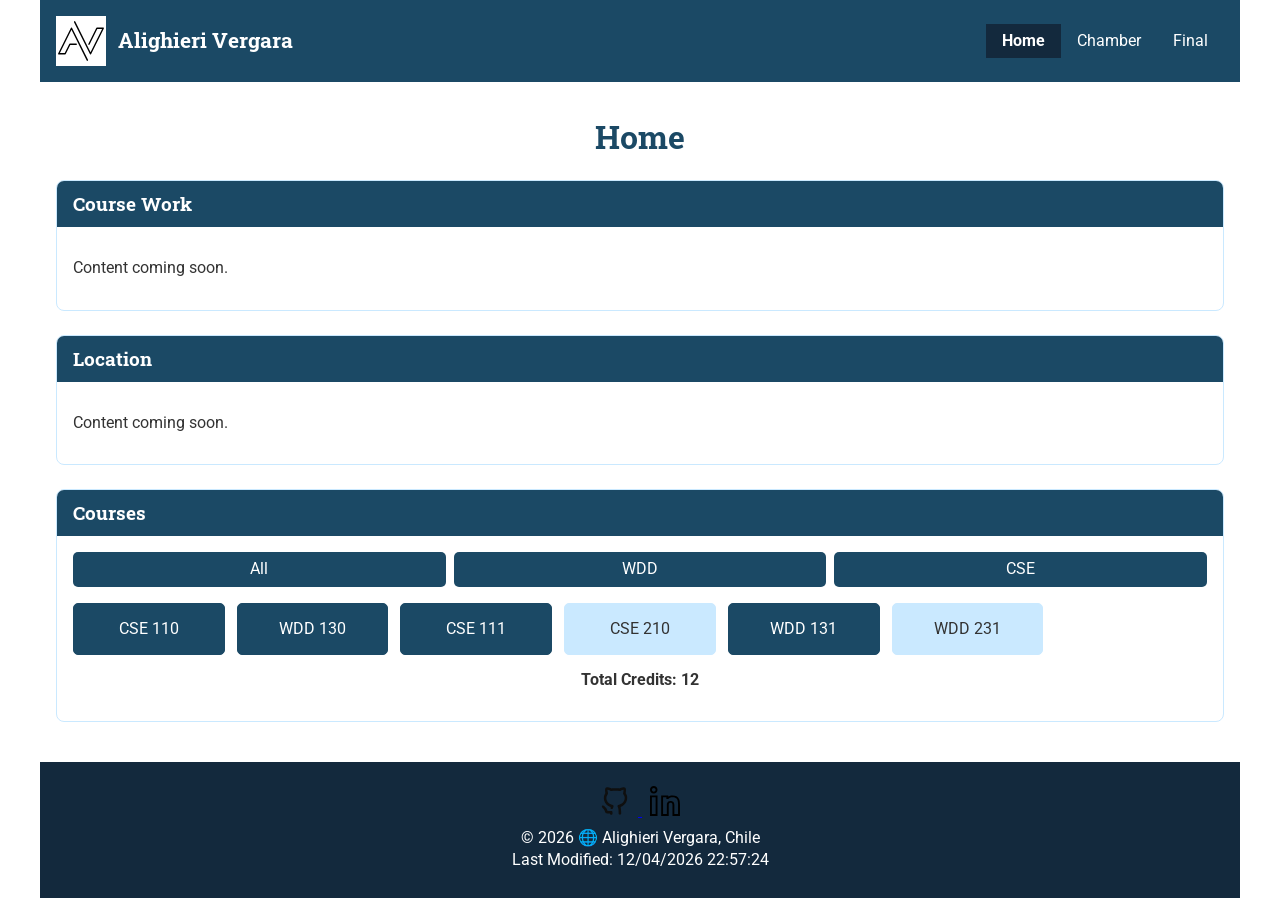
<file: index.html>
<!DOCTYPE html>
<html lang="en">
<head>
    <meta charset="UTF-8">
    <meta name="viewport" content="width=device-width, initial-scale=1.0">
    <title>WDD 231 | Alighieri Vergara</title>
    <meta name="author" content="Alighieri Vergara">
    <meta name="description" content="Home page for the WDD 231 Web Frontend Development course.">

    <meta property="og:title" content="WDD 231 | Alighieri Vergara">
    <meta property="og:description" content="Home page for the WDD 231 Web Frontend Development course by Alighieri Vergara.">
    <meta property="og:image" content="https://alighieri07.github.io/wdd231/images/logo.svg">
    <meta property="og:url" content="https://alighieri07.github.io/wdd231/">

    <link rel="icon" href="images/favicon.ico">
    <link rel="preconnect" href="https://fonts.googleapis.com">
    <link rel="preconnect" href="https://fonts.gstatic.com" crossorigin>
    <link rel="stylesheet" href="https://fonts.googleapis.com/css2?family=Roboto:wght@400;700&family=Roboto+Slab:wght@600;700&display=swap">

    <link rel="stylesheet" href="styles/normalize.css">
    <link rel="stylesheet" href="styles/small.css">
    <link rel="stylesheet" href="styles/larger.css">

    <script src="scripts/navigation.js" defer></script>
    <script src="scripts/date.js" defer></script>
    <script src="scripts/course.js" defer></script>
</head>
<body>
    <header>
        <img src="images/logo.svg" alt="Site logo" class="logo">
        <span class="site-name">Alighieri Vergara</span>
        <button id="menu-button" aria-label="Open Menu"></button>

        <nav id="nav-menu">
            <ul>
                <li><a href="index.html" class="active">Home</a></li>
                <li><a href="chamber/directory.html">Chamber</a></li>
                <li><a href="#">Final</a></li>
            </ul>
        </nav>
    </header>

    <main>
        <h1>Home</h1>

        <section class="card">
            <h2>Course Work</h2>
            <div class="card-content">
                <p>Content coming soon.</p>
            </div>
        </section>

        <section class="card">
            <h2>Location</h2>
            <div class="card-content">
                <p>Content coming soon.</p>
            </div>
        </section>

        <section class="card courses">
            <h2>Courses</h2>
            <div class="card-content">
                <div class="filter-buttons">
                    <button id="all-courses">All</button>
                    <button id="wdd-courses">WDD</button>
                    <button id="cse-courses">CSE</button>
                </div>
                <div id="course-cards" class="course-cards"></div>
                <p class="credits-total">Total Credits: <span id="credits"></span></p>
            </div>
        </section>
    </main>

    <footer>
        <div class="social">
            <a href="https://github.com/alighieri07" target="_blank" aria-label="GitHub">
                <img src="images/github.svg" alt="GitHub">
            </a>
            <a href="https://www.linkedin.com/in/alighieri-vergara-carrasco-78b4361a1" target="_blank" aria-label="LinkedIn">
                <img src="images/linkedin.svg" alt="LinkedIn">
            </a>
        </div>
        <p>&copy; <span id="current-year"></span> 🌐 Alighieri Vergara, Chile</p>
        <p id="lastModified"></p>
    </footer>
</body>
</html>
</file>
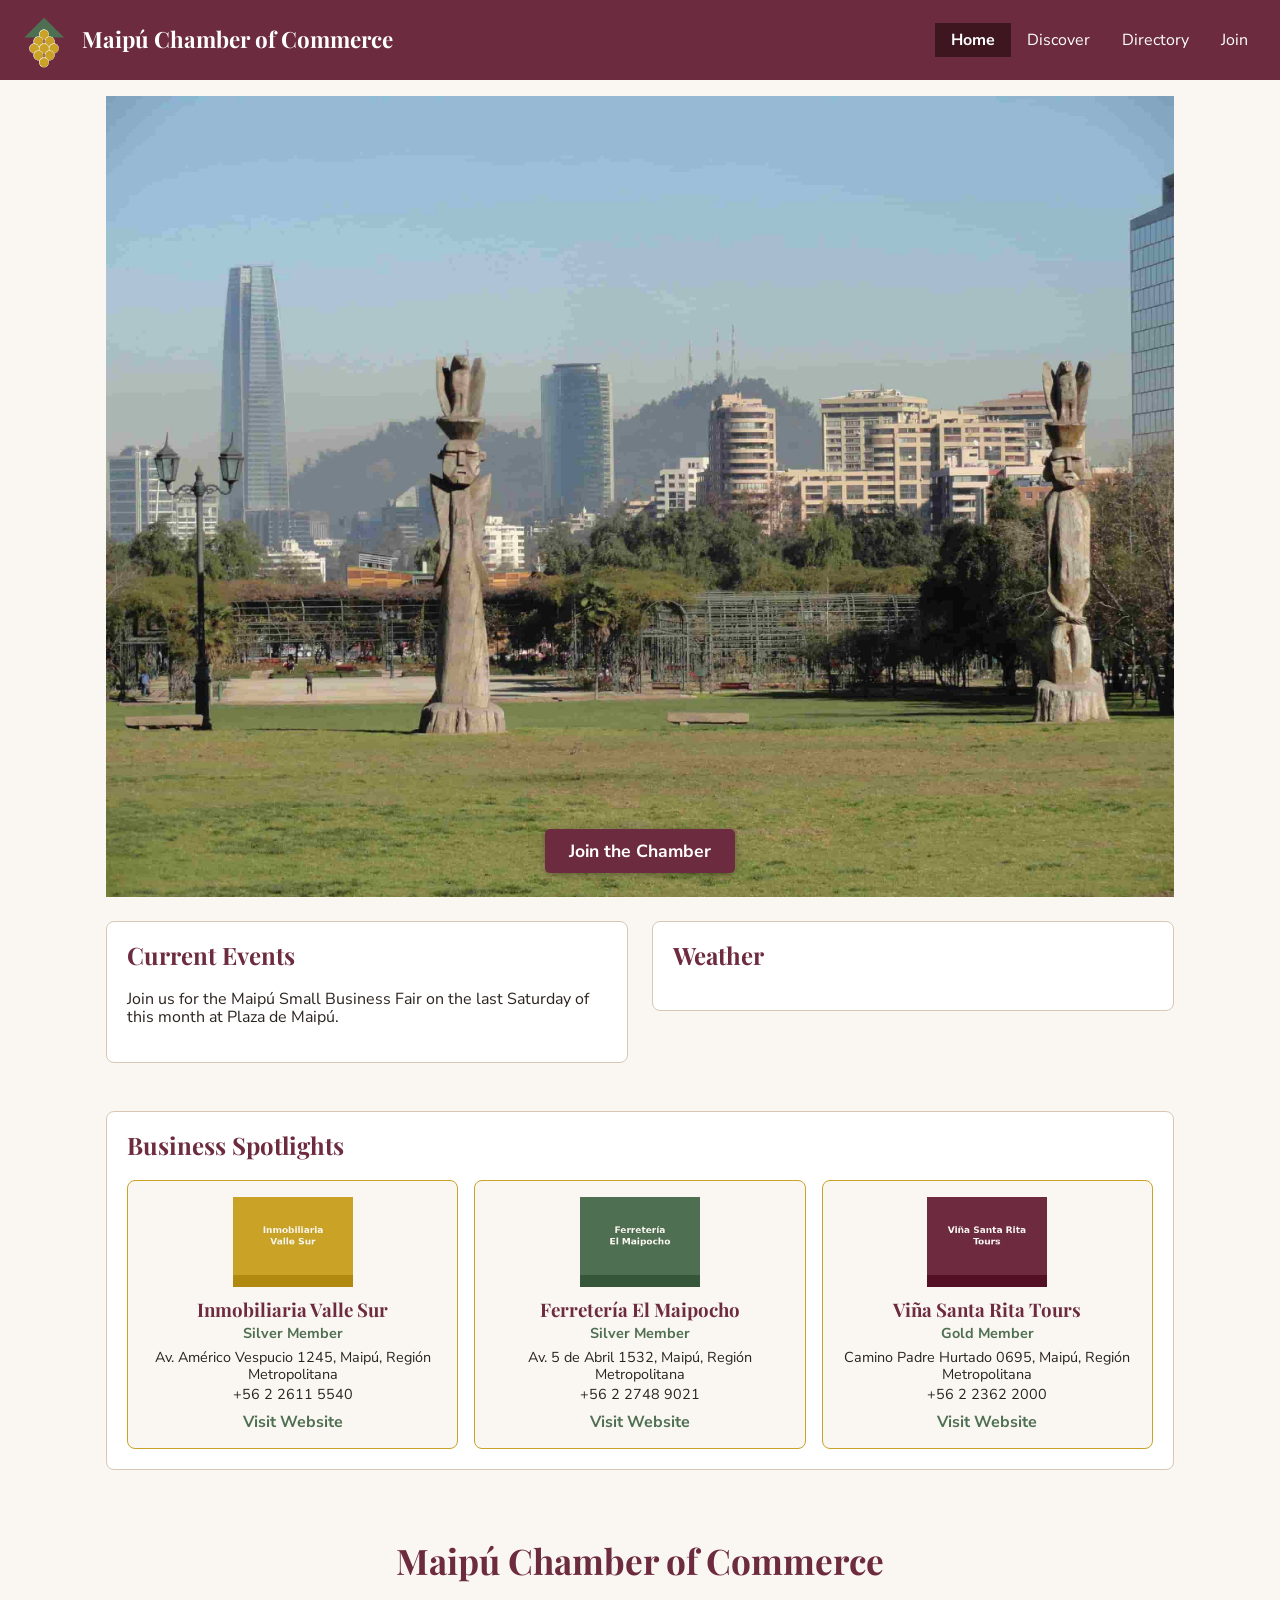
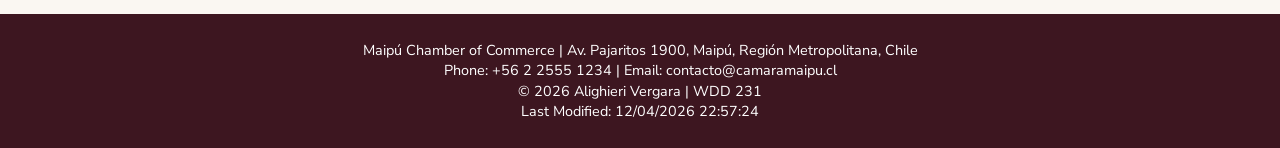
<file: chamber/index.html>
<!DOCTYPE html>
<html lang="en">
<head>
    <meta charset="UTF-8">
    <meta name="viewport" content="width=device-width, initial-scale=1.0">
    <title>Home | Maipú Chamber of Commerce</title>
    <meta name="author" content="Alighieri Vergara">
    <meta name="description" content="Home page of the Maipú Chamber of Commerce: local business events, weather, and member spotlights.">
    <link rel="icon" href="images/favicon.ico">

    <meta property="og:title" content="Home | Maipú Chamber of Commerce">
    <meta property="og:description" content="Home page of the Maipú Chamber of Commerce: local business events, weather, and member spotlights.">
    <meta property="og:image" content="https://alighieri07.github.io/wdd231/chamber/images/chamber-preview.webp">
    <meta property="og:url" content="https://alighieri07.github.io/wdd231/chamber/index.html">
   
    <link rel="preconnect" href="https://fonts.googleapis.com">
    <link rel="preconnect" href="https://fonts.gstatic.com" crossorigin>
    <link rel="stylesheet" href="https://fonts.googleapis.com/css2?family=Nunito+Sans:wght@400;700&family=Playfair+Display:wght@600;700&display=swap">

    <link rel="stylesheet" href="styles/normalize.css">
    <link rel="stylesheet" href="styles/small.css">
    <link rel="stylesheet" href="styles/larger.css">

    <script src="scripts/navigation.js" defer></script>
    <script src="scripts/footer.js" defer></script>
    <script src="scripts/weather.js" defer></script>
    <script src="scripts/spotlights.js" defer></script>

</head>
<body>
    <header>
        <img src="images/logo.png" alt="Maipú Chamber of Commerce logo" class="logo">
        <span class="site-name">Maipú Chamber of Commerce</span>
        <button id="menu-button" aria-label="Open Menu"></button>

        <nav id="nav-menu">
            <ul>
               <li><a href="index.html" class="active">Home</a></li>
                <li><a href="discover.html">Discover</a></li>
                <li><a href="directory.html">Directory</a></li>
                <li><a href="join.html">Join</a></li>
            </ul>
        </nav>
    </header>

    <main>
        <h1>Maipú Chamber of Commerce</h1>
        <section class="hero">
            <img src="images/hero-maipu.jpg" alt="View of Maipú, Chile" class="hero-image" width="1600" height="600">
            <a href="join.html" class="cta-button">Join the Chamber</a>
        </section>
        <section class="events">
            <h2>Current Events</h2>
            <p>Join us for the Maipú Small Business Fair on the last Saturday of this month at Plaza de Maipú.</p>
        </section>
        <section class="weather">
            <h2>Weather</h2>
            <div id="current-weather"></div>
            <div id="forecast"></div>
        </section>
        <section class="spotlights">
            <h2>Business Spotlights</h2>
            <div id="spotlight-container"></div>
        </section>


    </main>

    <footer>
        <p>Maipú Chamber of Commerce | Av. Pajaritos 1900, Maipú, Región Metropolitana, Chile</p>
        <p>Phone: +56 2 2555 1234 | Email: contacto@camaramaipu.cl</p>
        <p>&copy; <span id="current-year"></span> Alighieri Vergara | WDD 231</p>
        <p id="last-modified"></p>
    </footer>
</body>
</html>
</file>
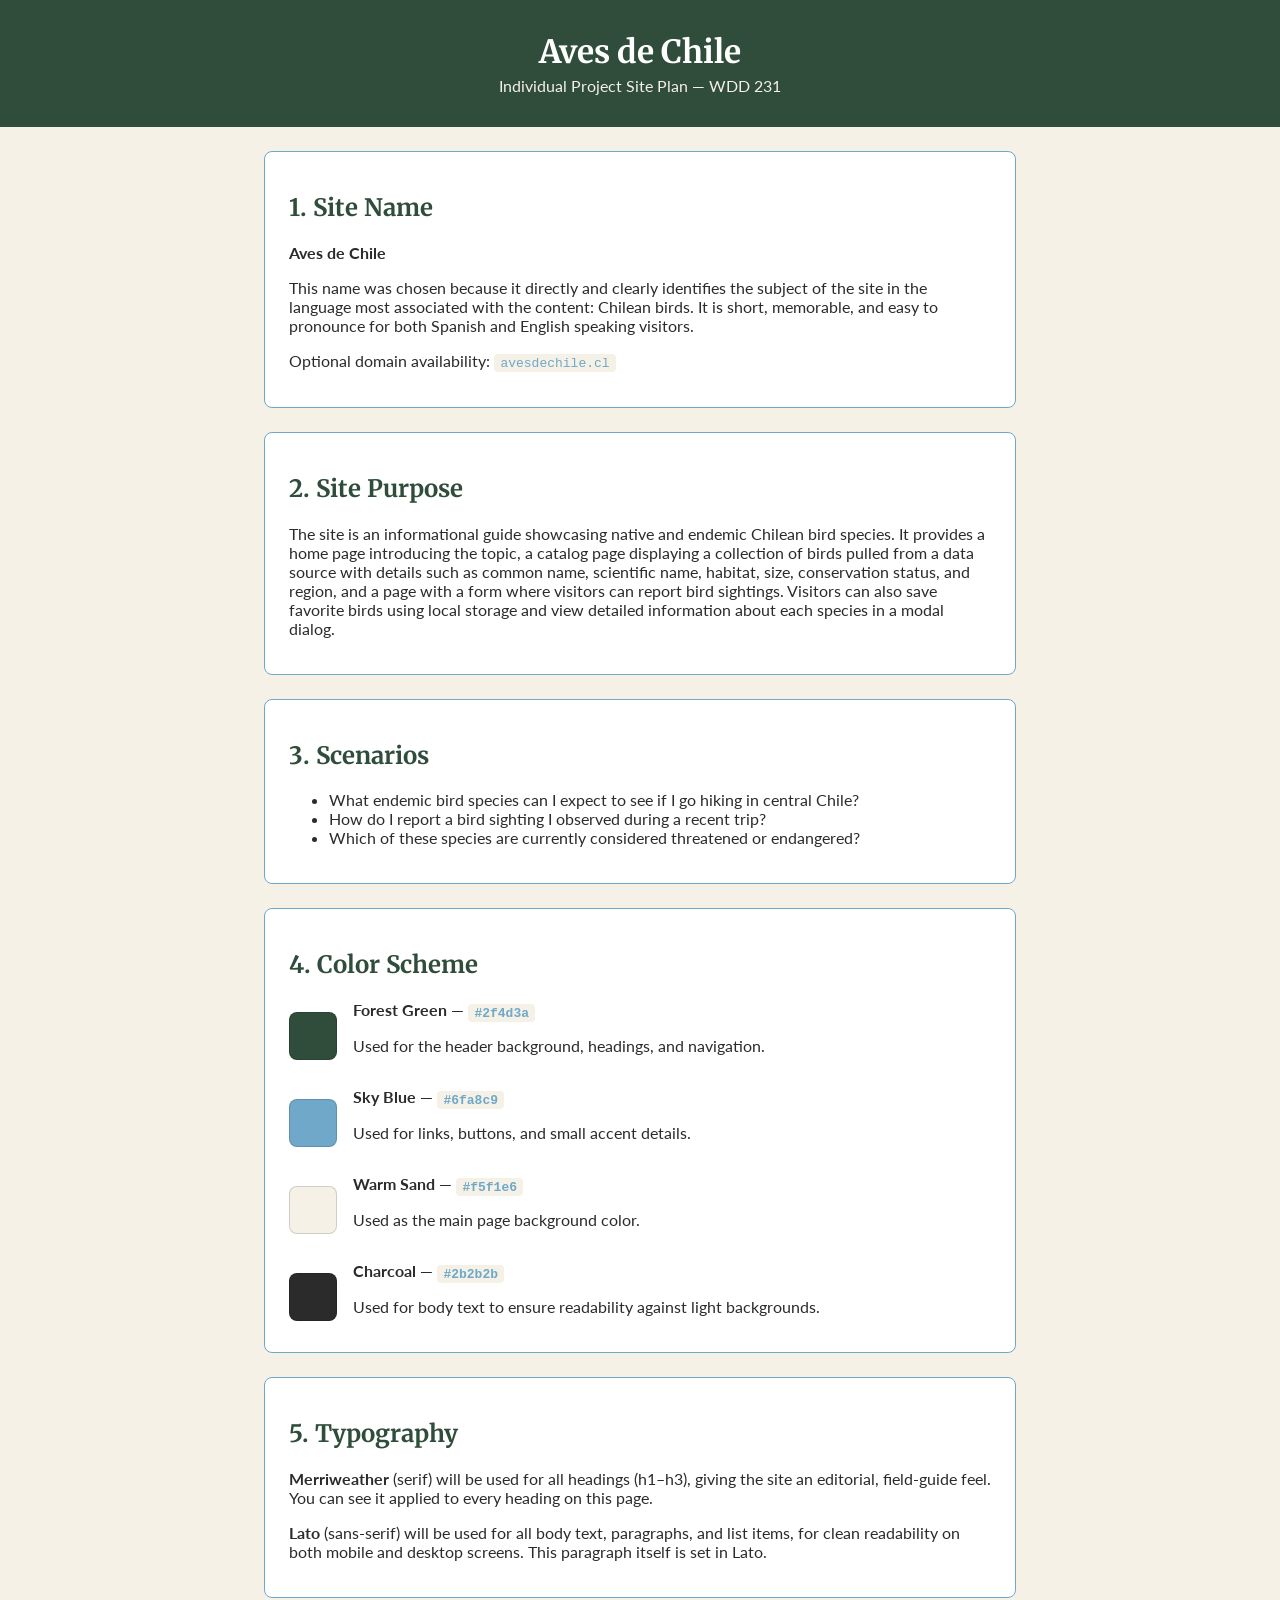
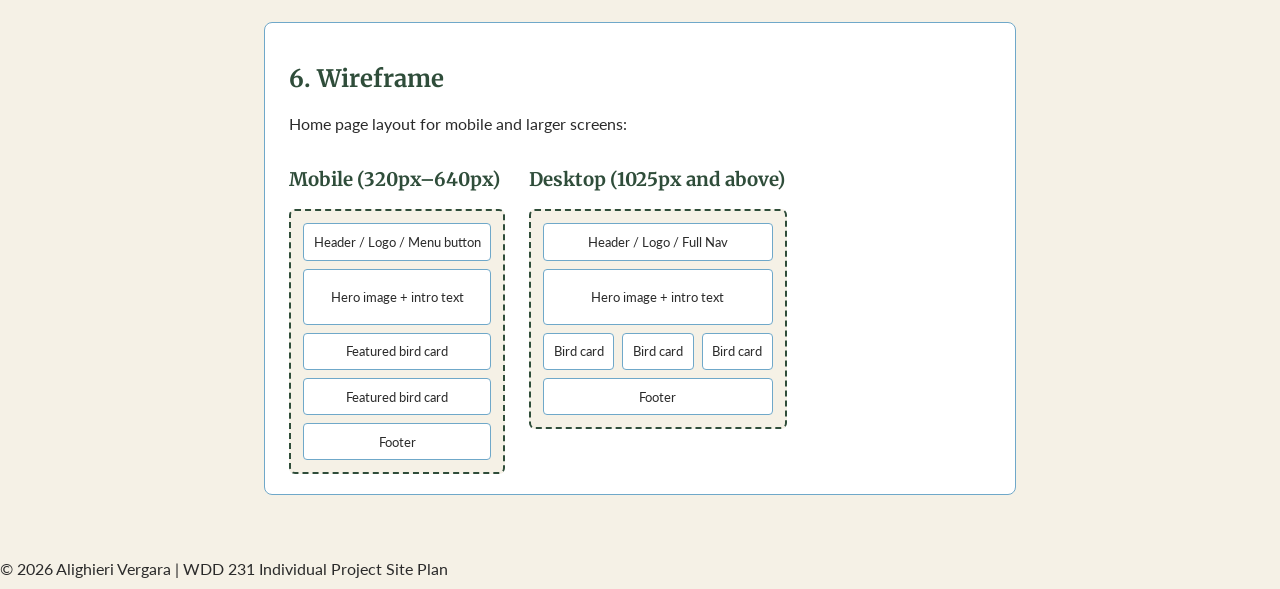
<file: aves/siteplan.html>
<!DOCTYPE html>
<html lang="en">
<head>
    <meta charset="UTF-8">
    <meta name="viewport" content="width=device-width, initial-scale=1.0">
    <title>Site Plan | Aves de Chile</title>
    <meta name="author" content="Alighieri Vergara">
    <meta name="description" content="Individual project site plan for Aves de Chile, an informational guide to the native and endemic birds of Chile.">

    <link rel="preconnect" href="https://fonts.googleapis.com">
    <link rel="preconnect" href="https://fonts.gstatic.com" crossorigin>
    <link rel="stylesheet" href="https://fonts.googleapis.com/css2?family=Lato:wght@400;700&family=Merriweather:wght@700;900&display=swap">

    <link rel="stylesheet" href="styles/siteplan.css">
</head>
<body>
    <header>
        <h1>Aves de Chile</h1>
        <p class="tagline">Individual Project Site Plan &mdash; WDD 231</p>
    </header>

    <main>
        <section id="site-name">
            <h2>1. Site Name</h2>
            <p><strong>Aves de Chile</strong></p>
            <p>This name was chosen because it directly and clearly identifies the subject of the
                site in the language most associated with the content: Chilean birds. It is short,
                memorable, and easy to pronounce for both Spanish and English speaking visitors.</p>
            <p class="domain">Optional domain availability: <code>avesdechile.cl</code></p>
        </section>

        <section id="site-purpose">
            <h2>2. Site Purpose</h2>
            <p>The site is an informational guide showcasing native and endemic Chilean bird
                species. It provides a home page introducing the topic, a catalog page displaying
                a collection of birds pulled from a data source with details such as common name,
                scientific name, habitat, size, conservation status, and region, and a page with a
                form where visitors can report bird sightings. Visitors can also save favorite
                birds using local storage and view detailed information about each species in a
                modal dialog.</p>
        </section>

        <section id="scenarios">
            <h2>3. Scenarios</h2>
            <ul>
                <li>What endemic bird species can I expect to see if I go hiking in central Chile?</li>
                <li>How do I report a bird sighting I observed during a recent trip?</li>
                <li>Which of these species are currently considered threatened or endangered?</li>
            </ul>
        </section>

        <section id="color-scheme">
            <h2>4. Color Scheme</h2>
            <div class="color-list">
                <div class="color-item">
                    <span class="swatch swatch-forest"></span>
                    <div>
                        <p class="color-name">Forest Green &mdash; <code>#2f4d3a</code></p>
                        <p>Used for the header background, headings, and navigation.</p>
                    </div>
                </div>
                <div class="color-item">
                    <span class="swatch swatch-sky"></span>
                    <div>
                        <p class="color-name">Sky Blue &mdash; <code>#6fa8c9</code></p>
                        <p>Used for links, buttons, and small accent details.</p>
                    </div>
                </div>
                <div class="color-item">
                    <span class="swatch swatch-sand"></span>
                    <div>
                        <p class="color-name">Warm Sand &mdash; <code>#f5f1e6</code></p>
                        <p>Used as the main page background color.</p>
                    </div>
                </div>
                <div class="color-item">
                    <span class="swatch swatch-charcoal"></span>
                    <div>
                        <p class="color-name">Charcoal &mdash; <code>#2b2b2b</code></p>
                        <p>Used for body text to ensure readability against light backgrounds.</p>
                    </div>
                </div>
            </div>
        </section>

        <section id="typography">
            <h2>5. Typography</h2>
            <p><strong>Merriweather</strong> (serif) will be used for all headings (h1&ndash;h3),
                giving the site an editorial, field-guide feel. You can see it applied to every
                heading on this page.</p>
            <p><strong>Lato</strong> (sans-serif) will be used for all body text, paragraphs, and
                list items, for clean readability on both mobile and desktop screens. This
                paragraph itself is set in Lato.</p>
        </section>

        <section id="wireframe">
            <h2>6. Wireframe</h2>
            <p>Home page layout for mobile and larger screens:</p>

            <div class="wireframes">
                <div class="wireframe-block">
                    <h3>Mobile (320px&ndash;640px)</h3>
                    <div class="frame frame-mobile">
                        <div class="wf-header">Header / Logo / Menu button</div>
                        <div class="wf-hero">Hero image + intro text</div>
                        <div class="wf-card">Featured bird card</div>
                        <div class="wf-card">Featured bird card</div>
                        <div class="wf-footer">Footer</div>
                    </div>
                </div>

                <div class="wireframe-block">
                    <h3>Desktop (1025px and above)</h3>
                    <div class="frame frame-desktop">
                        <div class="wf-header">Header / Logo / Full Nav</div>
                        <div class="wf-hero">Hero image + intro text</div>
                        <div class="wf-grid">
                            <div class="wf-card">Bird card</div>
                            <div class="wf-card">Bird card</div>
                            <div class="wf-card">Bird card</div>
                        </div>
                        <div class="wf-footer">Footer</div>
                    </div>
                </div>
            </div>
        </section>
    </main>

    <footer>
        <p>&copy; 2026 Alighieri Vergara | WDD 231 Individual Project Site Plan</p>
    </footer>
</body>
</html>
</file>
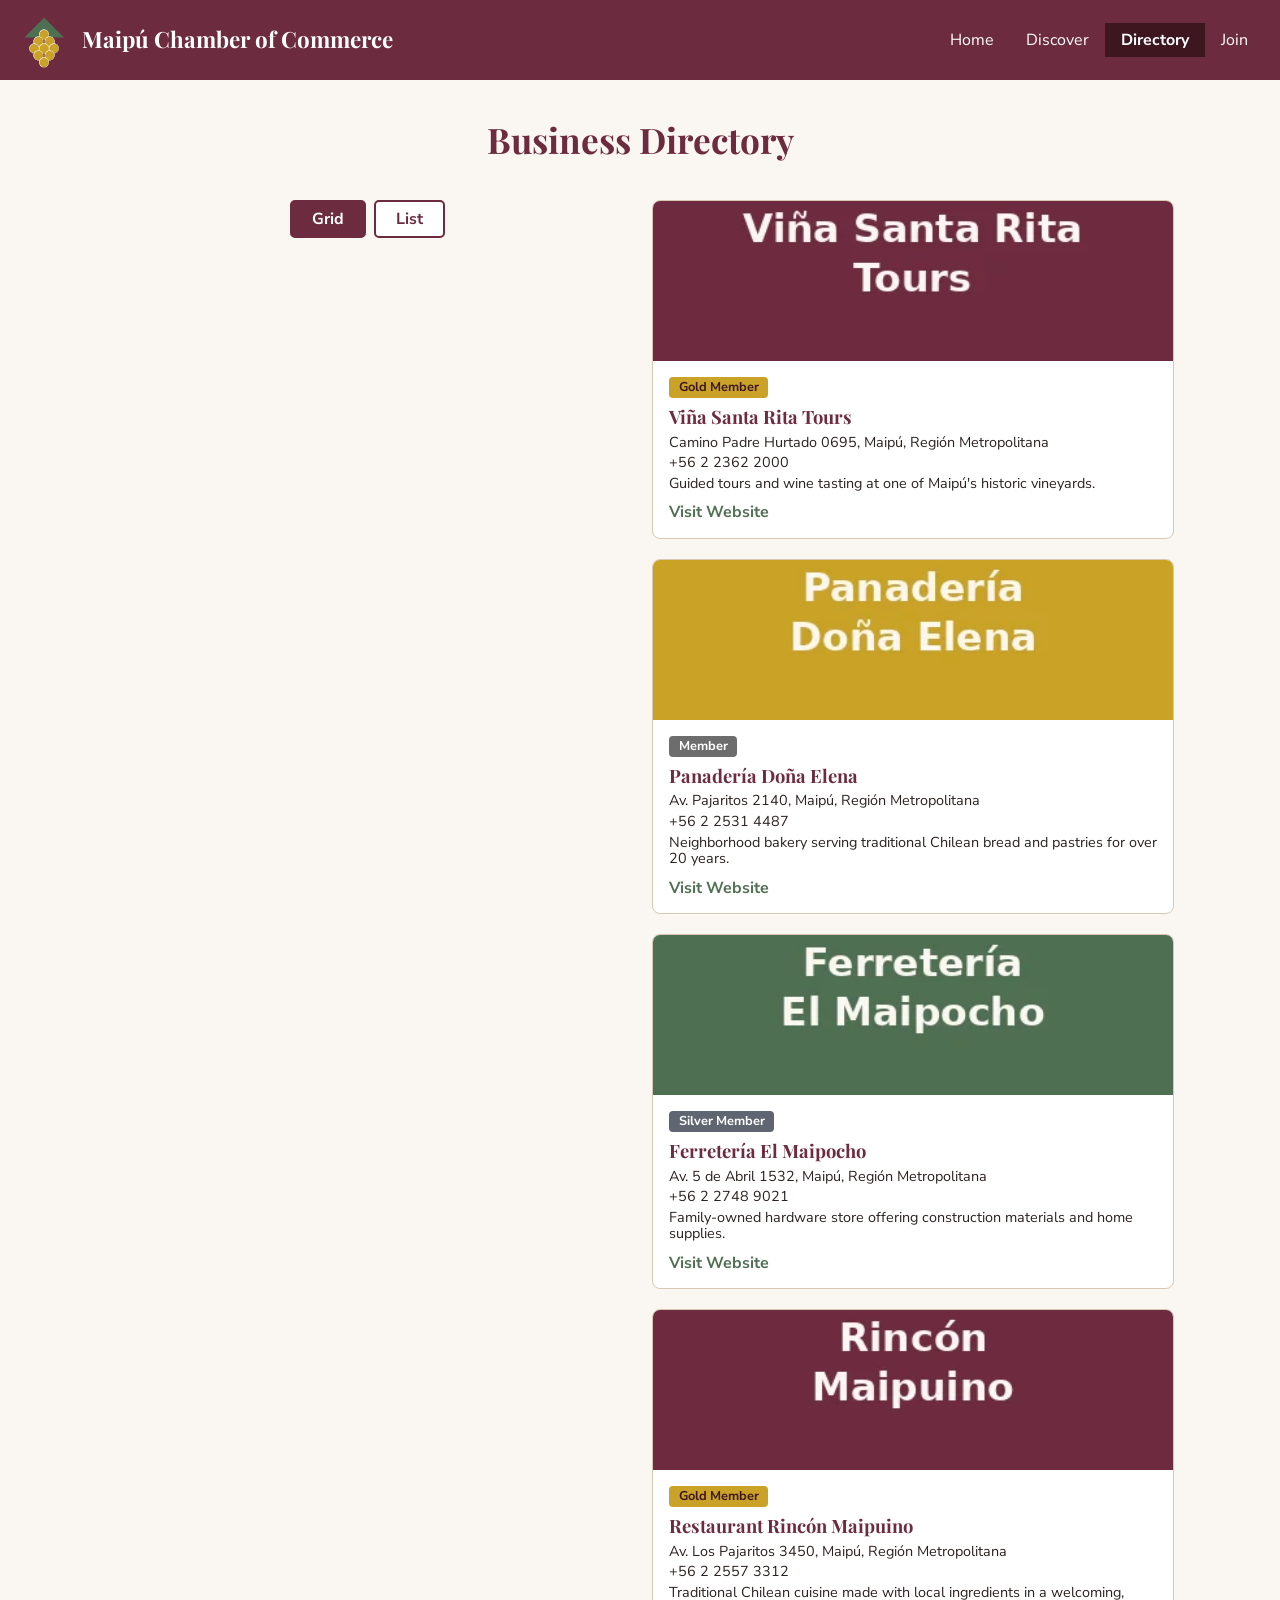
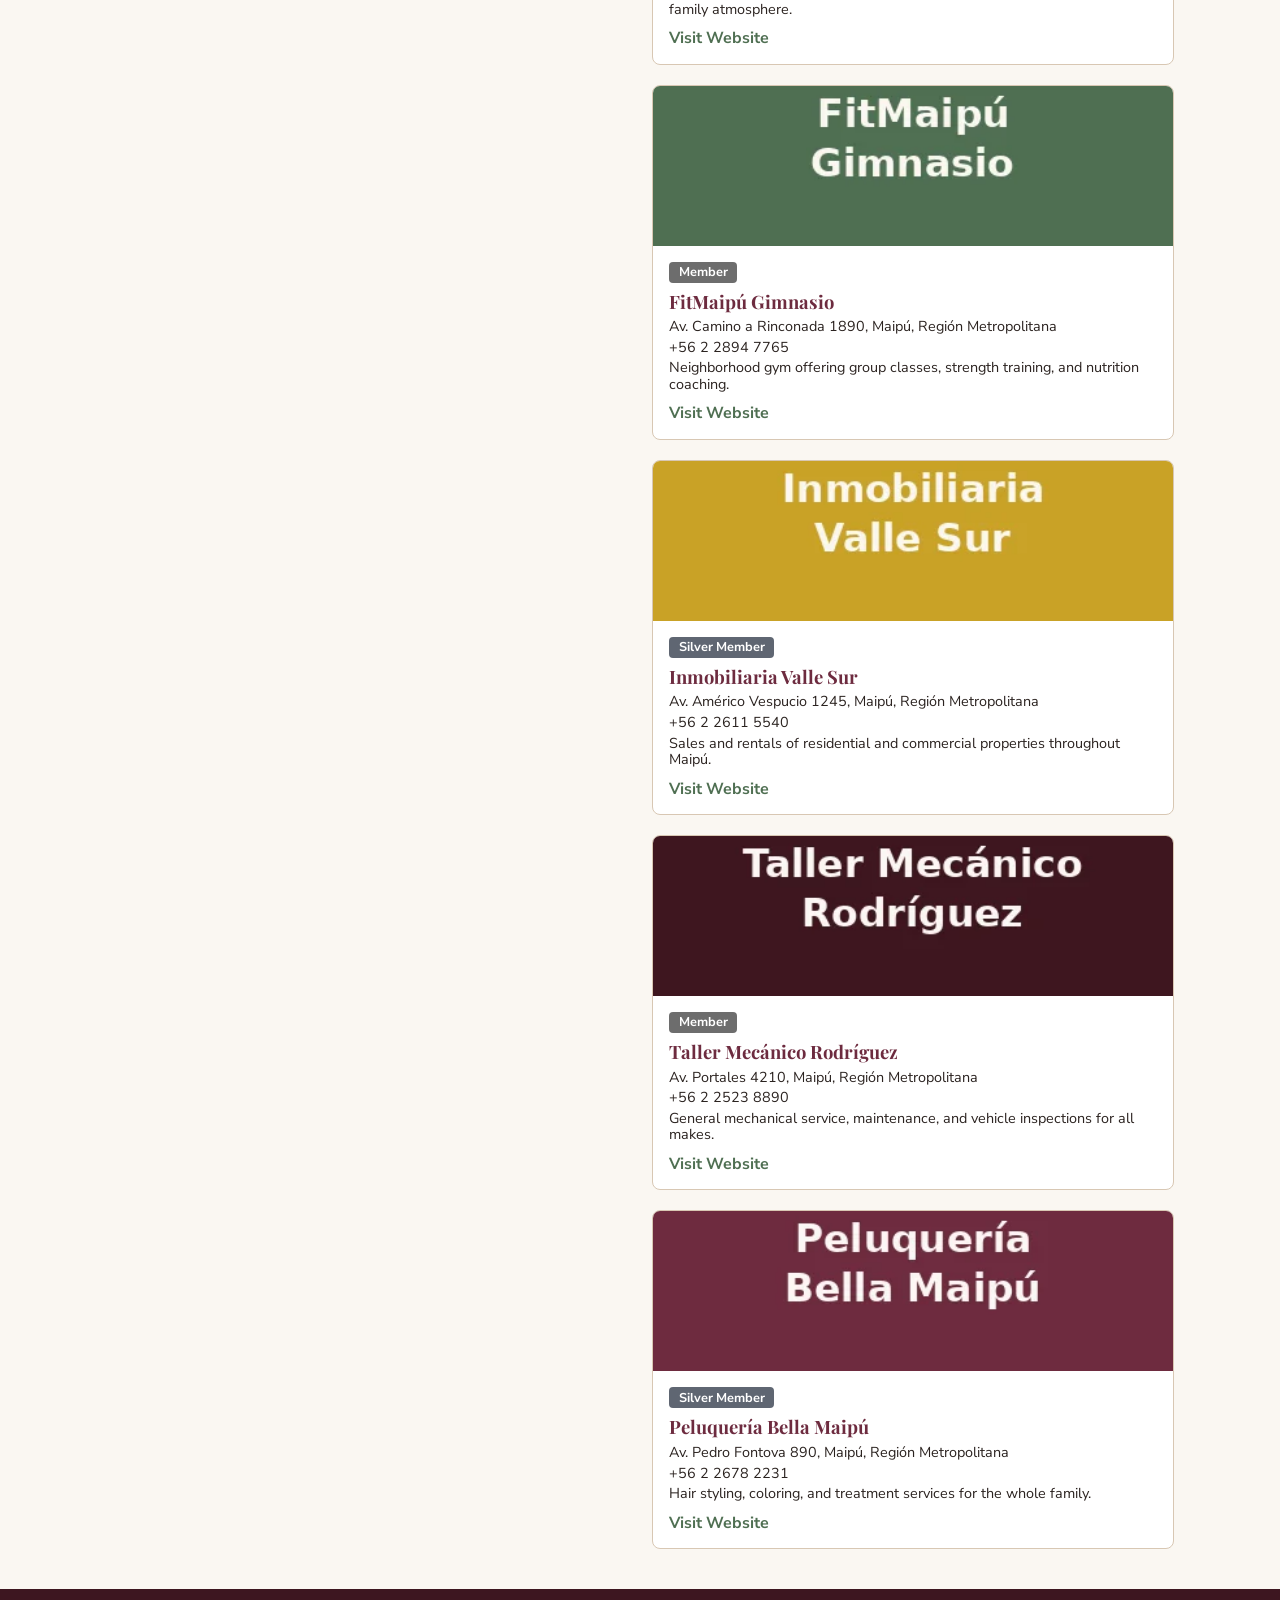
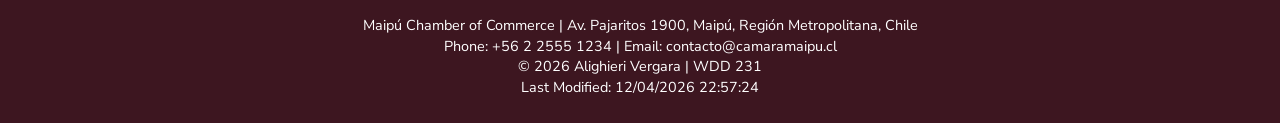
<file: chamber/directory.html>
<!DOCTYPE html>
<html lang="en">
<head>
    <meta charset="UTF-8">
    <meta name="viewport" content="width=device-width, initial-scale=1.0">
    <title>Chamber Directory | Maipú Chamber of Commerce</title>
    <meta name="author" content="Alighieri Vergara">
    <meta name="description" content="Business directory for the Maipú Chamber of Commerce, connecting local businesses and the community.">

    <link rel="icon" href="images/favicon.ico">

    <meta property="og:title" content="Chamber Directory | Maipú Chamber of Commerce">
    <meta property="og:description" content="Explore the member directory of the Maipú Chamber of Commerce and discover local businesses in our community.">
    <meta property="og:image" content="https://alighieri07.github.io/wdd231/chamber/images/chamber-preview.webp">
    <meta property="og:url" content="https://alighieri07.github.io/wdd231/chamber/directory.html">

    <link rel="preconnect" href="https://fonts.googleapis.com">
    <link rel="preconnect" href="https://fonts.gstatic.com" crossorigin>
    <link rel="stylesheet" href="https://fonts.googleapis.com/css2?family=Nunito+Sans:wght@400;700&family=Playfair+Display:wght@600;700&display=swap">

    <link rel="stylesheet" href="styles/normalize.css">
    <link rel="stylesheet" href="styles/small.css">
    <link rel="stylesheet" href="styles/larger.css">

    <script src="scripts/navigation.js" defer></script>
    <script src="scripts/footer.js" defer></script>
    <script src="scripts/directory.js" defer></script>

</head>
<body>
    <header>
        <img src="images/logo.png" alt="Maipú Chamber of Commerce logo" class="logo">
        <span class="site-name">Maipú Chamber of Commerce</span>
        <button id="menu-button" aria-label="Open Menu"></button>

        <nav id="nav-menu">
            <ul>
                <li><a href="index.html">Home</a></li>
                <li><a href="discover.html">Discover</a></li>
                <li><a href="directory.html" class="active">Directory</a></li>
                <li><a href="join.html">Join</a></li>
            </ul>
        </nav>
    </header>

    <main>
        <h1>Business Directory</h1>

        <div class="view-toggle">
            <button id="grid-view" class="selected" aria-label="Grid view">Grid</button>
            <button id="list-view" aria-label="List view">List</button>
        </div>

        <div id="member-list"></div>
    </main>

    <footer>
        <p>Maipú Chamber of Commerce | Av. Pajaritos 1900, Maipú, Región Metropolitana, Chile</p>
        <p>Phone: +56 2 2555 1234 | Email: contacto@camaramaipu.cl</p>
        <p>&copy; <span id="current-year"></span> Alighieri Vergara | WDD 231</p>
        <p id="last-modified"></p>
    </footer>
</body>
</html>
</file>
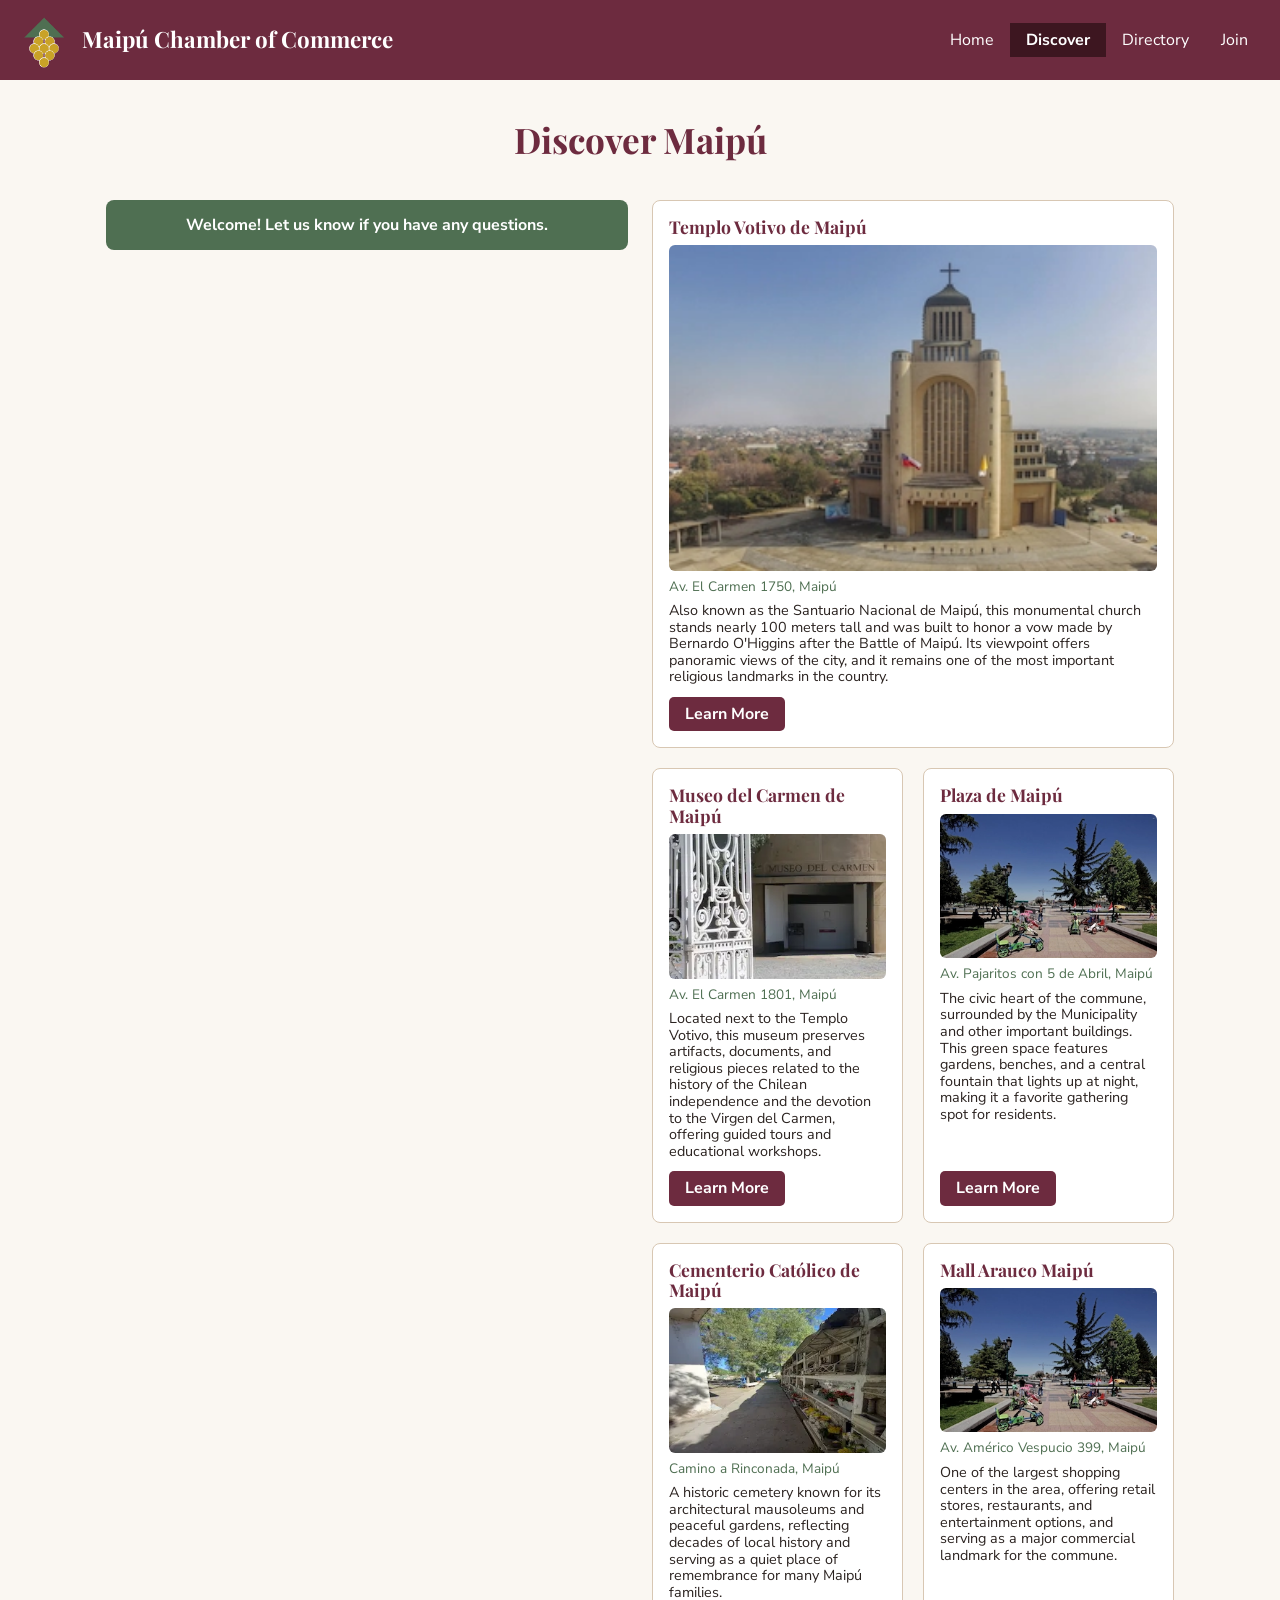
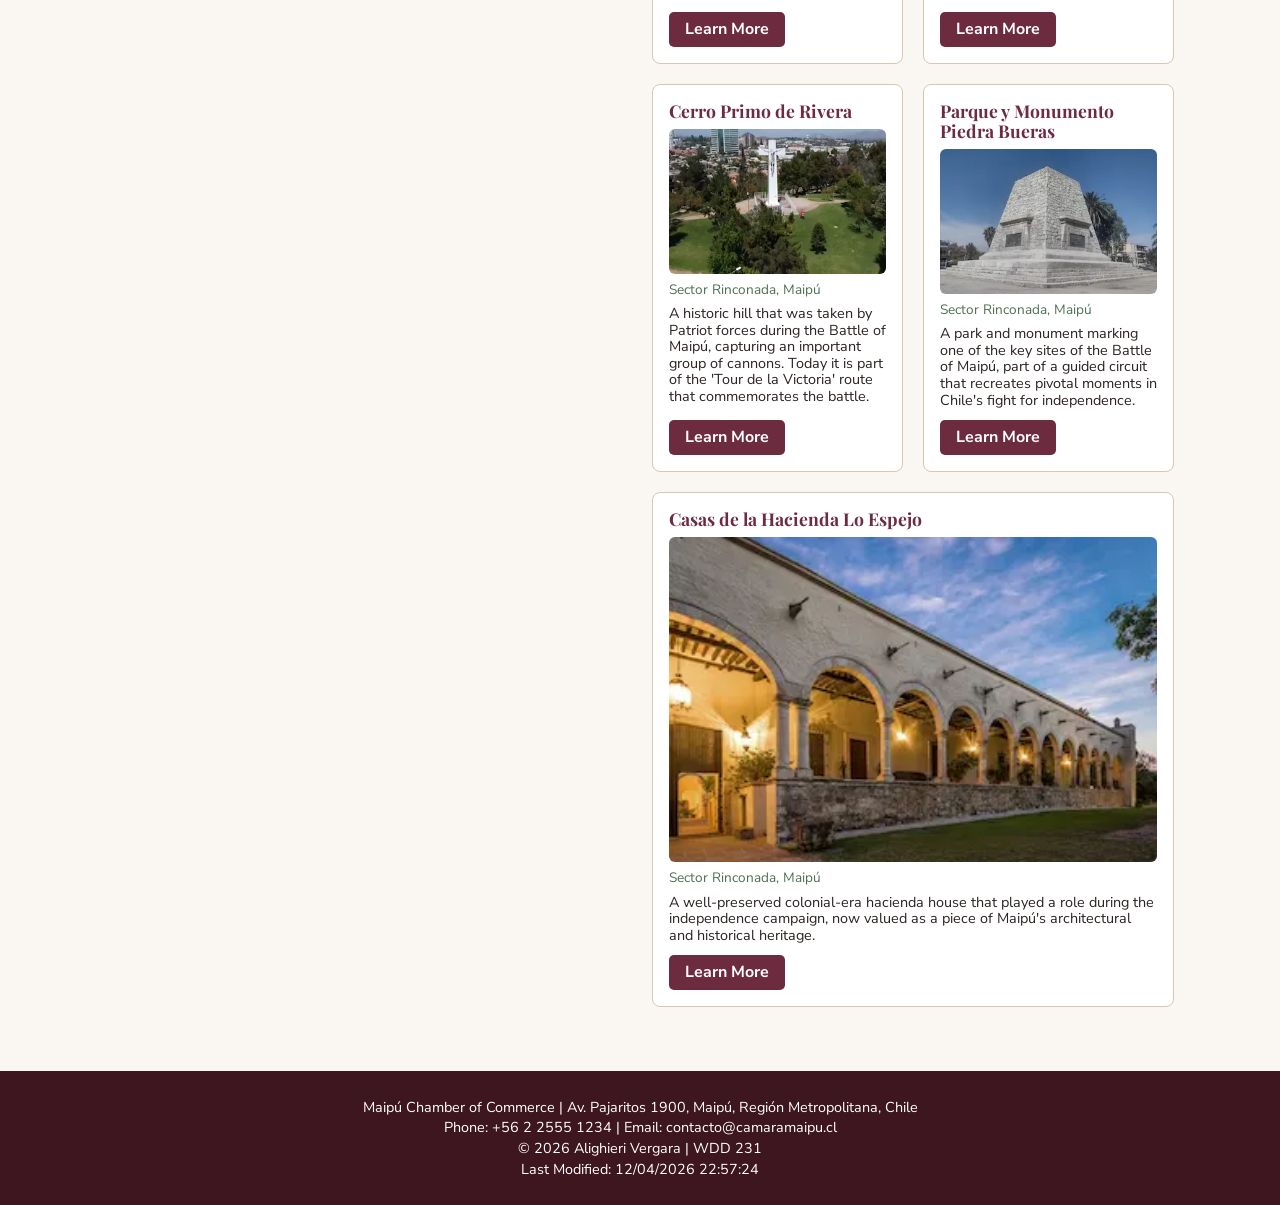
<file: chamber/discover.html>
<!DOCTYPE html>
<html lang="en">
<head>
    <meta charset="UTF-8">
    <meta name="viewport" content="width=device-width, initial-scale=1.0">
    <title>Discover | Maipú Chamber of Commerce</title>
    <meta name="author" content="Alighieri Vergara">
    <meta name="description" content="Discover the top historical and cultural attractions of Maipú, Chile.">
    <link rel="icon" href="images/favicon.ico">

    <meta property="og:title" content="Discover | Maipú Chamber of Commerce">
    <meta property="og:description" content="Discover the top historical and cultural attractions of Maipú, Chile.">
    <meta property="og:image" content="https://alighieri07.github.io/wdd231/chamber/images/chamber-preview.webp">
    <meta property="og:url" content="https://alighieri07.github.io/wdd231/chamber/discover.html">

    <link rel="preconnect" href="https://fonts.googleapis.com">
    <link rel="preconnect" href="https://fonts.gstatic.com" crossorigin>
    <link rel="stylesheet" href="https://fonts.googleapis.com/css2?family=Nunito+Sans:wght@400;700&family=Playfair+Display:wght@600;700&display=swap">

    <link rel="stylesheet" href="styles/normalize.css">
    <link rel="stylesheet" href="styles/small.css">
    <link rel="stylesheet" href="styles/larger.css">

    <script src="scripts/navigation.js" defer></script>
    <script src="scripts/footer.js" defer></script>
    <script src="scripts/discover.js" type="module"></script>

</head>
<body>
    <header>
        <img src="images/logo.png" alt="Maipú Chamber of Commerce logo" class="logo">
        <span class="site-name">Maipú Chamber of Commerce</span>
        <button id="menu-button" aria-label="Open Menu"></button>

        <nav id="nav-menu">
            <ul>
                <li><a href="index.html">Home</a></li>
                <li><a href="discover.html" class="active">Discover</a></li>
                <li><a href="directory.html">Directory</a></li>
                <li><a href="join.html">Join</a></li>
            </ul>
        </nav>
    </header>

    <main>
        <h1>Discover Maipú</h1>

        <section class="visit-message-section">
            <p id="visit-message"></p>
        </section>

        <section class="discover-gallery">
            <div id="discover-container"></div>
        </section>
    </main>

    <dialog id="detail-modal" class="membership-modal">
        <h2 id="modal-name"></h2>
        <address id="modal-address"></address>
        <p id="modal-description"></p>
        <button class="modal-close" id="modal-close-btn">Close</button>
    </dialog>

    <footer>
        <p>Maipú Chamber of Commerce | Av. Pajaritos 1900, Maipú, Región Metropolitana, Chile</p>
        <p>Phone: +56 2 2555 1234 | Email: contacto@camaramaipu.cl</p>
        <p>&copy; <span id="current-year"></span> Alighieri Vergara | WDD 231</p>
        <p id="last-modified"></p>
    </footer>
</body>
</html>
</file>
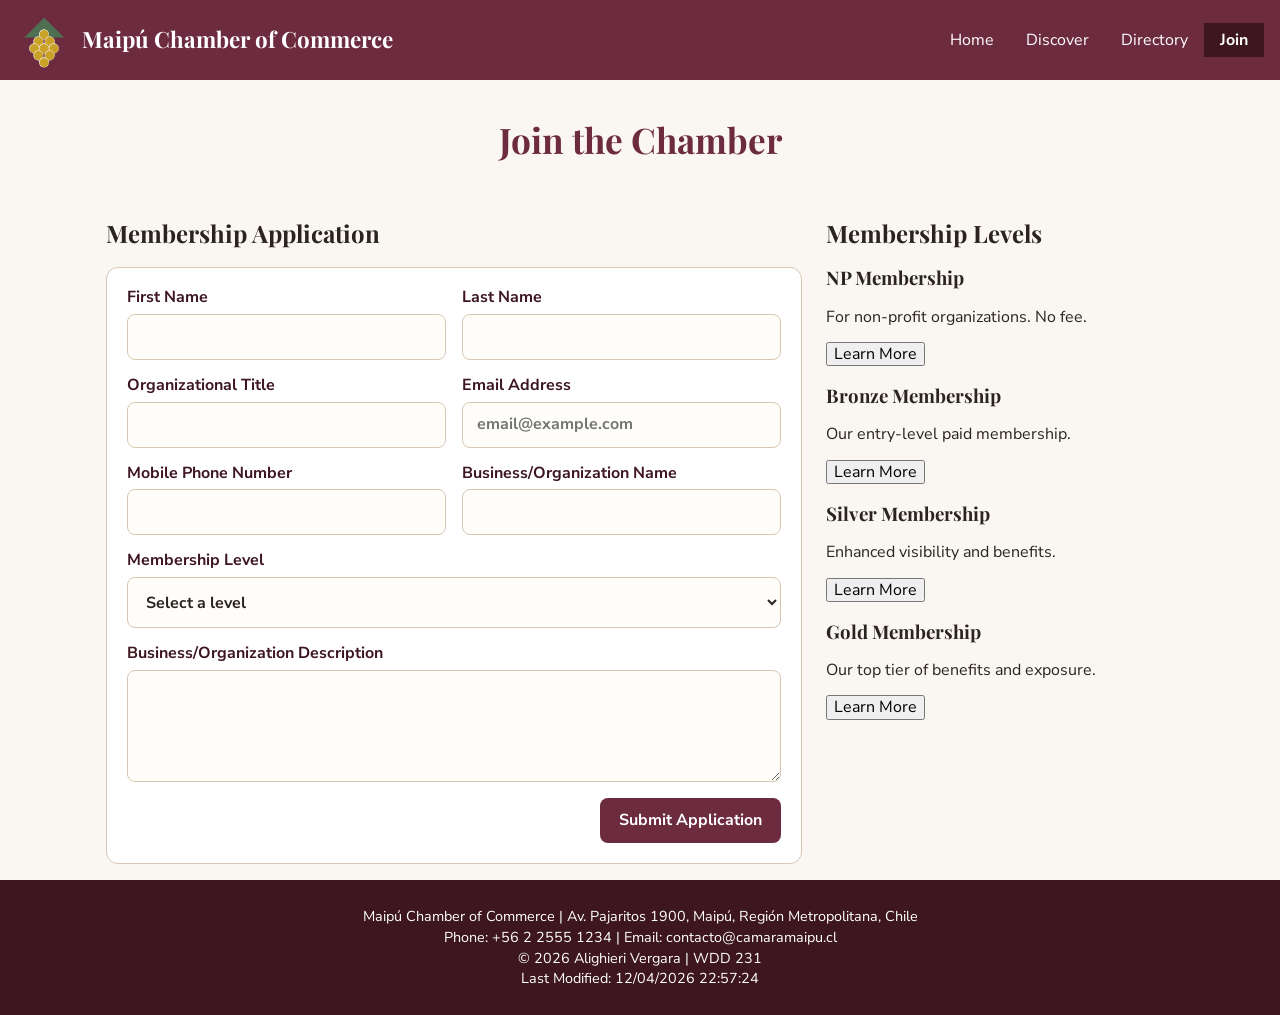
<file: chamber/join.html>
<!DOCTYPE html>
<html lang="en">
<head>
    <meta charset="UTF-8">
    <meta name="viewport" content="width=device-width, initial-scale=1.0">
    <title>Join | Maipú Chamber of Commerce</title>
    <meta name="author" content="Alighieri Vergara">
    <meta name="description" content="Apply to join the Maipú Chamber of Commerce and choose the membership level that fits your business.">
    <link rel="icon" href="images/favicon.ico">

    <meta property="og:title" content="Join | Maipú Chamber of Commerce">
    <meta property="og:description" content="Apply to join the Maipú Chamber of Commerce and choose the membership level that fits your business.">
    <meta property="og:image" content="https://alighieri07.github.io/wdd231/chamber/images/chamber-preview.webp">
    <meta property="og:url" content="https://alighieri07.github.io/wdd231/chamber/join.html">

    <link rel="preconnect" href="https://fonts.googleapis.com">
    <link rel="preconnect" href="https://fonts.gstatic.com" crossorigin>
    <link rel="stylesheet" href="https://fonts.googleapis.com/css2?family=Nunito+Sans:wght@400;700&family=Playfair+Display:wght@600;700&display=swap">

    <link rel="stylesheet" href="styles/normalize.css">
    <link rel="stylesheet" href="styles/small.css">
    <link rel="stylesheet" href="styles/larger.css">

    <script src="scripts/navigation.js" defer></script>
    <script src="scripts/footer.js" defer></script>
    <script src="scripts/join.js" defer></script>

</head>
<body>
    <header>
        <img src="images/logo.png" alt="Maipú Chamber of Commerce logo" class="logo">
        <span class="site-name">Maipú Chamber of Commerce</span>
        <button id="menu-button" aria-label="Open Menu"></button>

        <nav id="nav-menu">
            <ul>
                <li><a href="index.html">Home</a></li>
                <li><a href="discover.html">Discover</a></li>
                <li><a href="directory.html">Directory</a></li>
                <li><a href="join.html" class="active">Join</a></li>
            </ul>
        </nav>
    </header>

    <main class="join-main">
        <h1>Join the Chamber</h1>

        <section class="join-form-section">
            <h2>Membership Application</h2>
            <form class="membership-form" action="thankyou.html" method="get">
                <div class="form-grid">
                    <div class="form-group">
                        <label for="fname">First Name
                            <input type="text" id="fname" name="fname" title="Your first name"
                                autocomplete="given-name" required>
                        </label>
                    </div>

                    <div class="form-group">
                        <label for="lname">Last Name
                            <input type="text" id="lname" name="lname" title="Your last name"
                                autocomplete="family-name" required>
                        </label>
                    </div>

                    <div class="form-group">
                        <label for="orgtitle">Organizational Title
                            <input type="text" id="orgtitle" name="orgtitle"
                                title="Your title within your organization (letters, spaces, and hyphens only, minimum 7 characters)"
                                autocomplete="organization-title"
                                pattern="[A-Za-zÀ-ÿ\s\-]{7,}">
                        </label>
                    </div>

                    <div class="form-group">
                        <label for="email">Email Address
                            <input type="email" id="email" name="email" title="Your email address"
                                autocomplete="email" placeholder="email@example.com" required>
                        </label>
                    </div>

                    <div class="form-group">
                        <label for="phone">Mobile Phone Number
                            <input type="tel" id="phone" name="phone" title="Your mobile phone number"
                                autocomplete="tel" required>
                        </label>
                    </div>

                    <div class="form-group">
                        <label for="orgname">Business/Organization Name
                            <input type="text" id="orgname" name="orgname" title="Your business or organization's name"
                                autocomplete="organization" required>
                        </label>
                    </div>

                    <div class="form-group full-width">
                        <label for="membership">Membership Level
                            <select id="membership" name="membership" title="Select a membership level" required>
                                <option value="">Select a level</option>
                                <option value="np">NP Membership (no fee)</option>
                                <option value="bronze">Bronze Membership</option>
                                <option value="silver">Silver Membership</option>
                                <option value="gold">Gold Membership</option>
                            </select>
                        </label>
                    </div>

                    <div class="form-group full-width">
                        <label for="description">Business/Organization Description
                            <textarea id="description" name="description" title="Briefly describe your business or organization"></textarea>
                        </label>
                    </div>
                </div>

                <div class="form-actions">
                    <input type="hidden" id="timestamp" name="timestamp">
                    <input type="submit" value="Submit Application">
                </div>
            </form>
        </section>

        <section class="join-cards-section">
            <h2>Membership Levels</h2>
            <div class="membership-cards">
                <div class="membership-card card-np">
                    <h3>NP Membership</h3>
                    <p>For non-profit organizations. No fee.</p>
                    <button class="modal-trigger" data-modal="modal-np">Learn More</button>
                </div>
                <div class="membership-card card-bronze">
                    <h3>Bronze Membership</h3>
                    <p>Our entry-level paid membership.</p>
                    <button class="modal-trigger" data-modal="modal-bronze">Learn More</button>
                </div>
                <div class="membership-card card-silver">
                    <h3>Silver Membership</h3>
                    <p>Enhanced visibility and benefits.</p>
                    <button class="modal-trigger" data-modal="modal-silver">Learn More</button>
                </div>
                <div class="membership-card card-gold">
                    <h3>Gold Membership</h3>
                    <p>Our top tier of benefits and exposure.</p>
                    <button class="modal-trigger" data-modal="modal-gold">Learn More</button>
                </div>
            </div>
        </section>
    </main>

    <dialog id="modal-np" class="membership-modal">
        <h2>NP Membership</h2>
        <p>Designed for registered non-profit organizations serving the Maipú community. There is no membership fee.</p>
        <ul>
            <li>Listing in the online business directory</li>
            <li>Access to Chamber networking events</li>
            <li>Invitations to community volunteer fairs</li>
        </ul>
        <button class="modal-close">Close</button>
    </dialog>

    <dialog id="modal-bronze" class="membership-modal">
        <h2>Bronze Membership</h2>
        <p>A great starting point for small local businesses looking to grow their presence in Maipú.</p>
        <ul>
            <li>Everything in NP Membership</li>
            <li>Discounted tickets to Chamber events</li>
            <li>Basic directory listing with contact info</li>
        </ul>
        <button class="modal-close">Close</button>
    </dialog>

    <dialog id="modal-silver" class="membership-modal">
        <h2>Silver Membership</h2>
        <p>For growing businesses that want more exposure and training opportunities.</p>
        <ul>
            <li>Everything in Bronze Membership</li>
            <li>Quarterly business training workshops</li>
            <li>Featured placement in the directory listing</li>
        </ul>
        <button class="modal-close">Close</button>
    </dialog>

    <dialog id="modal-gold" class="membership-modal">
        <h2>Gold Membership</h2>
        <p>Our top membership tier, built for businesses that want maximum visibility and support.</p>
        <ul>
            <li>Everything in Silver Membership</li>
            <li>Home page spotlight rotation</li>
            <li>Free admission for staff to all Chamber events</li>
        </ul>
        <button class="modal-close">Close</button>
    </dialog>

    <footer>
        <p>Maipú Chamber of Commerce | Av. Pajaritos 1900, Maipú, Región Metropolitana, Chile</p>
        <p>Phone: +56 2 2555 1234 | Email: contacto@camaramaipu.cl</p>
        <p>&copy; <span id="current-year"></span> Alighieri Vergara | WDD 231</p>
        <p id="last-modified"></p>
    </footer>
</body>
</html>
</file>
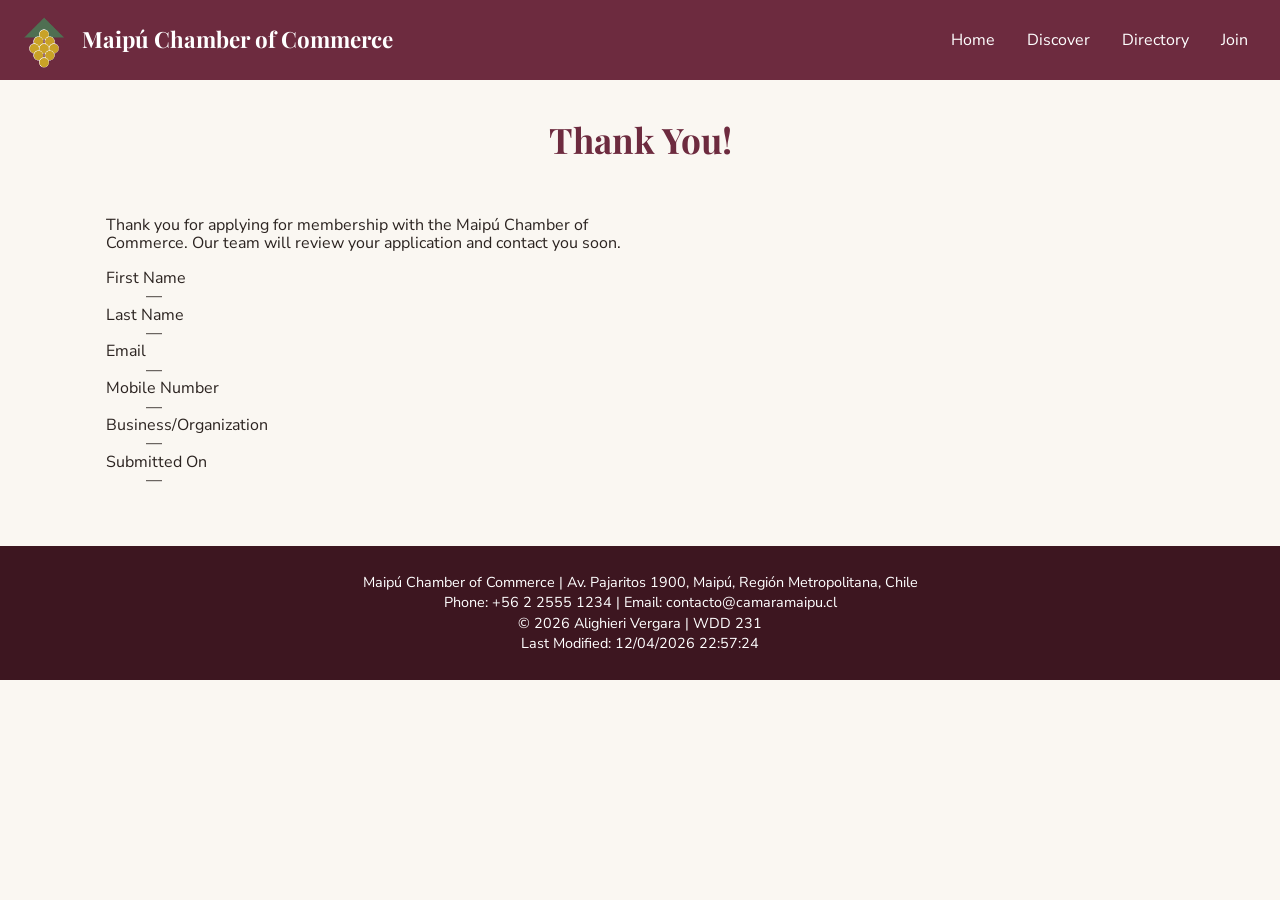
<file: chamber/thankyou.html>
<!DOCTYPE html>
<html lang="en">
<head>
    <meta charset="UTF-8">
    <meta name="viewport" content="width=device-width, initial-scale=1.0">
    <title>Thank You | Maipú Chamber of Commerce</title>
    <meta name="author" content="Alighieri Vergara">
    <meta name="description" content="Thank you for applying for membership with the Maipú Chamber of Commerce.">
    <link rel="icon" href="images/favicon.ico">

    <meta property="og:title" content="Thank You | Maipú Chamber of Commerce">
    <meta property="og:description" content="Thank you for applying for membership with the Maipú Chamber of Commerce.">
    <meta property="og:image" content="https://alighieri07.github.io/wdd231/chamber/images/chamber-preview.webp">
    <meta property="og:url" content="https://alighieri07.github.io/wdd231/chamber/thankyou.html">

    <link rel="preconnect" href="https://fonts.googleapis.com">
    <link rel="preconnect" href="https://fonts.gstatic.com" crossorigin>
    <link rel="stylesheet" href="https://fonts.googleapis.com/css2?family=Nunito+Sans:wght@400;700&family=Playfair+Display:wght@600;700&display=swap">

    <link rel="stylesheet" href="styles/normalize.css">
    <link rel="stylesheet" href="styles/small.css">
    <link rel="stylesheet" href="styles/larger.css">

    <script src="scripts/navigation.js" defer></script>
    <script src="scripts/footer.js" defer></script>
    <script src="scripts/thankyou.js" defer></script>

</head>
<body>
    <header>
        <img src="images/logo.png" alt="Maipú Chamber of Commerce logo" class="logo">
        <span class="site-name">Maipú Chamber of Commerce</span>
        <button id="menu-button" aria-label="Open Menu"></button>

        <nav id="nav-menu">
            <ul>
                <li><a href="index.html">Home</a></li>
                <li><a href="discover.html">Discover</a></li>
                <li><a href="directory.html">Directory</a></li>
                <li><a href="join.html">Join</a></li>
            </ul>
        </nav>
    </header>

    <main>
        <h1>Thank You!</h1>
        <section class="thankyou-section">
            <p>Thank you for applying for membership with the Maipú Chamber of Commerce. Our team will review your application and contact you soon.</p>

            <dl id="application-summary">
                <dt>First Name</dt>
                <dd id="out-fname"></dd>

                <dt>Last Name</dt>
                <dd id="out-lname"></dd>

                <dt>Email</dt>
                <dd id="out-email"></dd>

                <dt>Mobile Number</dt>
                <dd id="out-phone"></dd>

                <dt>Business/Organization</dt>
                <dd id="out-orgname"></dd>

                <dt>Submitted On</dt>
                <dd id="out-timestamp"></dd>
            </dl>
        </section>
    </main>

    <footer>
        <p>Maipú Chamber of Commerce | Av. Pajaritos 1900, Maipú, Región Metropolitana, Chile</p>
        <p>Phone: +56 2 2555 1234 | Email: contacto@camaramaipu.cl</p>
        <p>&copy; <span id="current-year"></span> Alighieri Vergara | WDD 231</p>
        <p id="last-modified"></p>
    </footer>
</body>
</html>
</file>
<file: styles/small.css>
:root {
    --primary-color: #1b4965;
    --secondary-color: #5fa8d3;
    --accent-color: #62b6cb;
    --dark-color: #13293d;
    --light-color: #cae9ff;
    --text-color: #333333;
    --white: #ffffff;
}

* {
    box-sizing: border-box;
}

body {
    font-family: 'Roboto', sans-serif;
    color: var(--text-color);
    margin: 0;
    max-width: 1200px;
    margin: 0 auto;
    background-color: var(--white);
}

h1, h2, .site-name {
    font-family: 'Roboto Slab', serif;
}

header {
    display: flex;
    align-items: center;
    flex-wrap: wrap;
    padding: 1rem;
    background-color: var(--primary-color);
    color: var(--white);
}

.logo {
    width: 50px;
    height: auto;
}

.site-name {
    font-size: 1.3rem;
    font-weight: 700;
    margin-left: 0.75rem;
    color: var(--white);
}

#menu-button {
    margin-left: auto;
    font-size: 1.5rem;
    background: none;
    border: none;
    color: var(--white);
    cursor: pointer;
    padding: 0.25rem 0.5rem;
}

#menu-button::before {
    content: "☰";
}

#menu-button.open::before {
    content: "✕";
}

#nav-menu {
    width: 100%;
}

#nav-menu ul {
    list-style: none;
    margin: 0;
    padding: 0;
    display: none;
    flex-direction: column;
}

#nav-menu.open ul {
    display: flex;
}

#nav-menu a {
    display: block;
    padding: 1rem;
    text-align: center;
    text-decoration: none;
    color: var(--white);
    border-top: 1px solid var(--secondary-color);
}

#nav-menu a:hover {
    background-color: var(--secondary-color);
}

#nav-menu a.active {
    background-color: var(--dark-color);
    font-weight: 700;
}

main {
    padding: 1rem;
}

h1 {
    color: var(--primary-color);
    text-align: center;
    margin-bottom: 1.5rem;
}

.card {
    margin-bottom: 1.5rem;
    border: 1px solid var(--light-color);
    border-radius: 8px;
    overflow: hidden;
}

.card h2 {
    background-color: var(--primary-color);
    color: var(--white);
    margin: 0;
    padding: 0.75rem 1rem;
    font-size: 1.2rem;
}

.card-content {
    padding: 1rem;
}

.filter-buttons {
    display: flex;
    gap: 0.5rem;
    margin-bottom: 1rem;
}

.filter-buttons button {
    flex: 1;
    padding: 0.5rem;
    background-color: var(--primary-color);
    color: var(--white);
    border: none;
    border-radius: 5px;
    cursor: pointer;
    font-size: 1rem;
}

.filter-buttons button:hover {
    background-color: var(--secondary-color);
}

.course-cards {
    display: grid;
    grid-template-columns: repeat(auto-fill, minmax(120px, 1fr));
    gap: 0.75rem;
}

.course-cards .course {
    padding: 1rem;
    text-align: center;
    border: 1px solid var(--light-color);
    border-radius: 5px;
    background-color: var(--light-color);
}

.course-cards .completed {
    background-color: var(--primary-color);
    color: var(--white);
    border-color: var(--primary-color);
}

.credits-total {
    margin-top: 1rem;
    font-weight: 700;
    text-align: center;
}

footer {
    background-color: var(--dark-color);
    color: var(--white);
    text-align: center;
    padding: 1.5rem 1rem;
}

footer .social {
    margin-bottom: 0.5rem;
}

footer .social img {
    width: 30px;
    height: 30px;
    margin: 0 0.5rem;
}

footer p {
    margin: 0.25rem 0;
}

/* Thank you page
   ========================================================================== */

.thankyou-section {
    background-color: var(--white);
    border: 1px solid var(--secondary-color);
    border-radius: 8px;
    padding: 1.25rem;
    box-shadow: 0 2px 6px rgba(0,0,0,0.08);
}

#application-summary {
    margin-top: 1rem;
}

#application-summary dt {
    font-weight: 700;
    color: var(--primary-color);
    margin-top: 0.75rem;
}

#application-summary dd {
    margin: 0.15rem 0 0 0;
}

/* Join page
   ========================================================================== */

.join-form-section,
.join-cards-section {
    background-color: var(--white);
    border: 1px solid var(--secondary-color);
    border-radius: 8px;
    padding: 1.25rem;
    margin-bottom: 1.5rem;
    box-shadow: 0 2px 6px rgba(0,0,0,0.08);
}

.join-form-section h2,
.join-cards-section h2 {
    color: var(--primary-color);
    margin-top: 0;
}

form label {
    display: flex;
    flex-direction: column;
    font-weight: 700;
    margin-bottom: 1rem;
    color: var(--text-color);
}

form input,
form select,
form textarea {
    margin-top: 0.35rem;
    padding: 0.6rem;
    border: 1px solid var(--secondary-color);
    border-radius: 5px;
    font-size: 1rem;
    font-weight: 400;
    background-color: var(--background-color);
    color: var(--text-color);
}

form input:focus,
form select:focus,
form textarea:focus {
    outline: 2px solid var(--accent-color);
    outline-offset: 1px;
}

form input:invalid:not(:placeholder-shown) {
    border-color: #b3261e;
}

form textarea {
    min-height: 100px;
    resize: vertical;
}

form input[type="submit"] {
    margin-top: 0.5rem;
    background-color: var(--primary-color);
    color: var(--white);
    font-weight: 700;
    border: none;
    cursor: pointer;
    padding: 0.75rem;
}

form input[type="submit"]:hover {
    background-color: var(--dark-color);
}

.membership-cards {
    display: grid;
    grid-template-columns: 1fr;
    gap: 1rem;
}

.membership-card {
    border: 1px solid var(--secondary-color);
    border-radius: 8px;
    padding: 1rem;
    text-align: center;
    background-color: var(--background-color);
    opacity: 0;
    transform: translateY(15px);
    animation: card-in 0.6s ease forwards;
}

.card-np { animation-delay: 0.1s; }
.card-bronze { animation-delay: 0.3s; }
.card-silver { animation-delay: 0.5s; }
.card-gold { animation-delay: 0.7s; }

@keyframes card-in {
    to {
        opacity: 1;
        transform: translateY(0);
    }
}

.membership-card h3 {
    color: var(--primary-color);
    margin: 0 0 0.4rem;
}

.membership-card p {
    margin: 0 0 0.75rem;
    font-size: 0.9rem;
}

.membership-card .modal-trigger {
    background-color: var(--accent-color);
    color: var(--white);
    border: none;
    border-radius: 5px;
    padding: 0.5rem 1rem;
    font-weight: 700;
    cursor: pointer;
}

.membership-card .modal-trigger:hover {
    background-color: var(--dark-color);
}

.membership-modal {
    border: 2px solid var(--primary-color);
    border-radius: 8px;
    max-width: 400px;
    width: 90%;
    padding: 1.5rem;
    background-color: var(--white);
    color: var(--text-color);
}

.membership-modal::backdrop {
    background-color: rgba(0,0,0,0.5);
}

.membership-modal h2 {
    color: var(--primary-color);
    margin-top: 0;
}

.membership-modal .modal-close {
    margin-top: 0.75rem;
    background-color: var(--primary-color);
    color: var(--white);
    border: none;
    border-radius: 5px;
    padding: 0.5rem 1rem;
    font-weight: 700;
    cursor: pointer;
}

.membership-modal .modal-close:hover {
    background-color: var(--dark-color);
}
</file>
<file: styles/larger.css>
@media (min-width: 640px) {

    #menu-button {
        display: none;
    }

    #nav-menu {
        width: auto;
        margin-left: auto;
    }

    #nav-menu ul {
        display: flex;
        flex-direction: row;
    }

    #nav-menu a {
        border-top: none;
        padding: 0.5rem 1rem;
    }

    .course-cards {
        grid-template-columns: repeat(auto-fill, minmax(140px, 1fr));
    }

}
</file>
<file: chamber/styles/small.css>
:root {
    --primary-color: #6d2b3f;
    --secondary-color: #c9a227;
    --accent-color: #4f6f52;
    --dark-color: #3d1620;
    --background-color: #faf7f2;
    --text-color: #2b2320;
    --white: #ffffff;
    --surface-color: #fffdf9;
    --border-color: #d8c7b3;
    --shadow-color: rgba(0, 0, 0, 0.08);
    --shadow-color-strong: rgba(0, 0, 0, 0.06);
    --focus-ring: rgba(201, 162, 39, 0.16);
    --card-radius: 8px;
    --card-radius-large: 12px;
}

* {
    box-sizing: border-box;
}

body {
    font-family: 'Nunito Sans', sans-serif;
    color: var(--text-color);
    background-color: var(--background-color);
    margin: 0;
}

h1, h2, h3, .site-name {
    font-family: 'Playfair Display', serif;
}

header {
    display: flex;
    align-items: center;
    flex-wrap: wrap;
    padding: 0.75rem 1rem;
    background-color: var(--primary-color);
    color: var(--white);
}

.logo {
    width: 44px;
    height: 44px;
}

.site-name {
    font-size: 1.15rem;
    font-weight: 700;
    margin-left: 0.65rem;
    color: var(--white);
}

#menu-button {
    margin-left: auto;
    font-size: 1.5rem;
    background: none;
    border: none;
    color: var(--white);
    cursor: pointer;
    padding: 0.25rem 0.5rem;
}

#menu-button::before {
    content: "☰";
}

#menu-button.open::before {
    content: "✕";
}

#nav-menu {
    width: 100%;
}

#nav-menu ul {
    list-style: none;
    margin: 0;
    padding: 0;
    display: none;
    flex-direction: column;
}

#nav-menu.open ul {
    display: flex;
}

#nav-menu a {
    display: block;
    padding: 1rem;
    text-align: center;
    text-decoration: none;
    color: var(--white);
    border-top: 1px solid var(--secondary-color);
}

#nav-menu a:hover {
    background-color: var(--secondary-color);
    color: var(--dark-color);
}

#nav-menu a.active {
    background-color: var(--dark-color);
    font-weight: 700;
}

.view-toggle {
    display: flex;
    justify-content: center;
    gap: 0.5rem;
    margin-bottom: 1.5rem;
}

.view-toggle button {
    padding: 0.5rem 1.25rem;
    background-color: var(--white);
    color: var(--primary-color);
    border: 2px solid var(--primary-color);
    border-radius: 5px;
    cursor: pointer;
    font-size: 1rem;
    font-weight: 700;
}

.view-toggle button:hover {
    background-color: var(--secondary-color);
    border-color: var(--secondary-color);
    color: var(--dark-color);
}

.view-toggle button.selected {
    background-color: var(--primary-color);
    color: var(--white);
}

#member-list {
    display: grid;
    grid-template-columns: 1fr;
    gap: 1.25rem;
}

#member-list.list {
    display: flex;
    flex-direction: column;
    gap: 0.75rem;
}

.member-card,
.membership-form,
.events,
.weather,
.spotlights,
.discover-card {
    background-color: var(--white);
    border: 1px solid var(--border-color);
    border-radius: var(--card-radius);
    box-shadow: var(--shadow-color);
}

.member-card {
    overflow: hidden;
    display: flex;
    flex-direction: column;
}

.member-card img {
    width: 100%;
    height: 160px;
    object-fit: cover;
}

.member-card .member-info {
    padding: 1rem;
}

.member-card h2 {
    font-size: 1.15rem;
    margin: 0 0 0.4rem 0;
    color: var(--primary-color);
}

.member-card p {
    margin: 0.25rem 0;
    font-size: 0.9rem;
}

.membership-badge {
    display: inline-block;
    padding: 0.2rem 0.6rem;
    border-radius: 4px;
    font-size: 0.8rem;
    font-weight: 700;
    color: var(--white);
    margin-bottom: 0.5rem;
}

.membership-1 { background-color: #6d6d6d; }
.membership-2 { background-color: #5f6672; }
.membership-3 { background-color: var(--secondary-color); color: var(--dark-color); }

.member-card a.website {
    display: inline-block;
    margin-top: 0.5rem;
    color: var(--accent-color);
    font-weight: 700;
    text-decoration: none;
}

.member-card a.website:hover {
    text-decoration: underline;
}

#member-list.list .member-card {
    flex-direction: row;
    align-items: center;
}

#member-list.list .member-card img {
    display: none;
}

#member-list.list .member-card .member-info {
    padding: 0.75rem 1rem;
}

main {
    padding: 1rem;
    max-width: 1100px;
    margin: 0 auto;
}

h1 {
    color: var(--primary-color);
    text-align: center;
    margin-bottom: 1rem;
}

.membership-form {
    border: 1px solid var(--border-color);
    border-radius: var(--card-radius-large);
    padding: 1.25rem;
    box-shadow: var(--shadow-color-strong);
}

.form-grid {
    display: grid;
    gap: 1rem;
}

.form-group {
    display: flex;
    flex-direction: column;
}

.form-group.full-width {
    grid-column: 1 / -1;
}

.membership-form label {
    display: flex;
    flex-direction: column;
    gap: 0.45rem;
    color: var(--dark-color);
    font-weight: 700;
}

.membership-form input,
.membership-form select,
.membership-form textarea {
    width: 100%;
    padding: 0.8rem 0.9rem;
    border: 1px solid var(--border-color);
    border-radius: var(--card-radius);
    font: inherit;
    color: var(--text-color);
    background-color: var(--surface-color);
}

.membership-form input:focus,
.membership-form select:focus,
.membership-form textarea:focus {
    outline: none;
    border-color: var(--secondary-color);
    box-shadow: 0 0 0 3px var(--focus-ring);
}

.membership-form textarea {
    min-height: 7rem;
    resize: vertical;
}

.form-actions {
    display: flex;
    justify-content: flex-end;
    margin-top: 1rem;
}

.membership-form input[type="submit"] {
    width: auto;
    background-color: var(--primary-color);
    color: var(--white);
    border: none;
    border-radius: 8px;
    padding: 0.85rem 1.2rem;
    font-weight: 700;
    cursor: pointer;
    transition: background-color 0.2s ease;
}

.membership-form input[type="submit"]:hover {
    background-color: var(--dark-color);
}

footer {
    background-color: var(--dark-color);
    color: var(--white);
    text-align: center;
    padding: 1.5rem 1rem;
}

footer p {
    margin: 0.25rem 0;
    font-size: 0.9rem;
}

footer a {
    color: var(--secondary-color);
}

.hero {
    position: relative;
    margin-bottom: 2rem;
}

.hero-image {
    display: block;
    width: 100%;
    height: auto;
}

.cta-button {
    position: absolute;
    bottom: 1.5rem;
    left: 50%;
    transform: translateX(-50%);
    background-color: var(--primary-color);
    color: var(--white);
    padding: 0.75rem 1.5rem;
    border-radius: 5px;
    text-decoration: none;
    font-weight: 700;
    font-size: 1.1rem;
    box-shadow: 0 2px 8px rgba(0,0,0,0.3);
}

.cta-button:hover {
    background-color: var(--dark-color);
}

.events,
.weather,
.spotlights {
    padding: 1.25rem;
    margin-bottom: 1.5rem;
}

.events h2,
.weather h2,
.spotlights h2 {
    color: var(--primary-color);
    margin-top: 0;
}

#spotlight-container {
    display: grid;
    grid-template-columns: 1fr;
    gap: 1rem;
}

.spotlight-card {
    border: 1px solid var(--secondary-color);
    border-radius: 8px;
    padding: 1rem;
    text-align: center;
    background-color: var(--background-color);
}

.spotlight-card img {
    width: 120px;
    height: 90px;
    object-fit: contain;
}

.spotlight-card h3 {
    color: var(--primary-color);
    margin: 0.5rem 0 0.25rem;
}

.spotlight-card .level {
    font-weight: 700;
    color: var(--accent-color);
    margin: 0 0 0.5rem;
}

.spotlight-card p {
    margin: 0.2rem 0;
    font-size: 0.9rem;
}

.spotlight-card a {
    display: inline-block;
    margin-top: 0.5rem;
    color: var(--accent-color);
    font-weight: 700;
    text-decoration: none;
}

#current-weather {
    display: flex;
    align-items: center;
    gap: 0.5rem;
    flex-wrap: wrap;
}

#current-weather .temp {
    font-size: 2rem;
    font-weight: 700;
    color: var(--primary-color);
    margin: 0;
}

#current-weather .desc {
    text-transform: capitalize;
    margin: 0;
}

#forecast h3 {
    margin: 1rem 0 0.5rem;
    color: var(--primary-color);
}

#forecast p {
    margin: 0.2rem 0;
}

/* Discover page
   ========================================================================== */

.visit-message-section {
    background-color: var(--accent-color);
    color: var(--white);
    border-radius: 8px;
    padding: 1rem 1.25rem;
    margin-bottom: 1.5rem;
    text-align: center;
    font-weight: 700;
}

.visit-message-section p {
    margin: 0;
}

.discover-gallery {
    margin-bottom: 1.5rem;
}

#discover-container {
    display: grid;
    grid-template-columns: 1fr;
    grid-template-areas:
        "a1"
        "a2"
        "a3"
        "a4"
        "a5"
        "a6"
        "a7"
        "a8";
    gap: 1.25rem;
}

.card-1 { grid-area: a1; }
.card-2 { grid-area: a2; }
.card-3 { grid-area: a3; }
.card-4 { grid-area: a4; }
.card-5 { grid-area: a5; }
.card-6 { grid-area: a6; }
.card-7 { grid-area: a7; }
.card-8 { grid-area: a8; }

.discover-card {
    padding: 1rem;
    display: flex;
    flex-direction: column;
}

.discover-card h2 {
    font-size: 1.1rem;
    color: var(--primary-color);
    margin: 0 0 0.5rem;
}

.discover-card figure {
    margin: 0 0 0.5rem;
}

.discover-card img {
    width: 100%;
    height: auto;
    border-radius: 6px;
    display: block;
}

.discover-card address {
    font-style: normal;
    font-size: 0.85rem;
    color: var(--accent-color);
    margin-bottom: 0.5rem;
}

.discover-card p {
    font-size: 0.9rem;
    margin: 0 0 0.75rem;
    flex-grow: 1;
}

.learn-more-btn {
    align-self: flex-start;
    background-color: var(--primary-color);
    color: var(--white);
    border: none;
    border-radius: 5px;
    padding: 0.5rem 1rem;
    font-weight: 700;
    cursor: pointer;
}

.learn-more-btn:hover {
    background-color: var(--dark-color);
}
</file>
<file: chamber/styles/larger.css>
@media only screen and (min-width: 40rem) {

    #menu-button {
        display: none;
    }

    #nav-menu {
        width: auto;
        margin-left: auto;
    }

    #nav-menu ul {
        display: flex;
        flex-direction: row;
    }

    #nav-menu a {
        border-top: none;
        padding: 0.5rem 1rem;
    }

    #member-list {
        grid-template-columns: repeat(auto-fit, minmax(260px, 1fr));
    }

    #member-list.list .member-card {
        display: grid;
        grid-template-columns: 2fr 1fr;
        align-items: center;
    }

    main {
        display: grid;
        grid-template-columns: 1fr 1fr;
        grid-template-areas:
            "hero hero"
            "events weather"
            "spotlights spotlights";
        gap: 1.5rem;
        align-items: start;
    }

    main h1 {
        grid-column: 1 / -1;
    }

    .hero { grid-area: hero; margin-bottom: 0; }
    .events { grid-area: events; }
    .weather { grid-area: weather; }
    .spotlights { grid-area: spotlights; }

    #spotlight-container {
        grid-template-columns: repeat(3, 1fr);
    }
}

@media only screen and (min-width: 64rem) {

    .logo {
        width: 56px;
        height: 56px;
    }

    .site-name {
        font-size: 1.4rem;
    }

    h1 {
        font-size: 2.2rem;
    }
}

@media only screen and (min-width: 40rem) {

    .join-main {
        display: grid;
        grid-template-columns: 2fr 1fr;
        grid-template-areas:
            "heading heading"
            "form cards";
        gap: 1.5rem;
        align-items: start;
    }

    .join-main h1 {
        grid-area: heading;
    }

    .join-form-section {
        grid-area: form;
    }

    .join-cards-section {
        grid-area: cards;
    }

    .form-grid {
        grid-template-columns: repeat(2, minmax(0, 1fr));
    }

    .form-group.full-width {
        grid-column: 1 / -1;
    }
}

@media only screen and (min-width: 40rem) {
    #discover-container {
        grid-template-columns: repeat(2, 1fr);
        grid-template-areas:
            "a1 a1"
            "a2 a3"
            "a4 a5"
            "a6 a7"
            "a8 a8";
    }

    .discover-card img {
        transition: transform 0.3s ease, filter 0.3s ease;
    }

    .discover-card:hover img {
        transform: scale(1.05);
        filter: brightness(1.08);
    }
}
</file>
<file: aves/styles/siteplan.css>
:root {
    --forest: #2f4d3a;
    --sky: #6fa8c9;
    --sand: #f5f1e6;
    --charcoal: #2b2b2b;
    --white: #ffffff;
}

* {
    box-sizing: border-box;
}

body {
    margin: 0;
    font-family: 'Lato', sans-serif;
    color: var(--charcoal);
    background-color: var(--sand);
}

h1, h2, h3 {
    font-family: 'Merriweather', serif;
    color: var(--forest);
}

header {
    background-color: var(--forest);
    color: var(--white);
    padding: 2rem 1.5rem;
    text-align: center;
}

header h1 {
    color: var(--white);
    margin: 0 0 0.25rem;
}

header .tagline {
    margin: 0;
    color: var(--sand);
}

main {
    max-width: 800px;
    margin: 0 auto;
    padding: 1.5rem;
}

section {
    background-color: var(--white);
    border: 1px solid var(--sky);
    border-radius: 8px;
    padding: 1.25rem 1.5rem;
    margin-bottom: 1.5rem;
}

a, code {
    color: var(--sky);
}

code {
    background-color: var(--sand);
    padding: 0.1rem 0.4rem;
    border-radius: 4px;
}

.color-list {
    display: flex;
    flex-direction: column;
    gap: 1rem;
}

.color-item {
    display: flex;
    align-items: center;
    gap: 1rem;
}

.swatch {
    width: 48px;
    height: 48px;
    border-radius: 8px;
    flex-shrink: 0;
    border: 1px solid rgba(0,0,0,0.15);
}

.swatch-forest { background-color: var(--forest); }
.swatch-sky { background-color: var(--sky); }
.swatch-sand { background-color: var(--sand); }
.swatch-charcoal { background-color: var(--charcoal); }

.color-name {
    margin: 0;
    font-weight: 700;
}

.wireframes {
    display: flex;
    flex-direction: column;
    gap: 1.5rem;
}

.frame {
    border: 2px dashed var(--forest);
    border-radius: 6px;
    padding: 0.75rem;
    display: flex;
    flex-direction: column;
    gap: 0.5rem;
    background-color: var(--sand);
}

.frame-mobile {
    max-width: 220px;
}

.frame-desktop {
    max-width: 100%;
}

.wf-header,
.wf-hero,
.wf-card,
.wf-footer {
    background-color: var(--white);
    border: 1px solid var(--sky);
    border-radius: 4px;
    padding: 0.6rem;
    text-align: center;
    font-size: 0.8rem;
}

.wf-hero {
    padding: 1.2rem 0.6rem;
}

.wf-grid {
    display: grid;
    grid-template-columns: repeat(3, 1fr);
    gap: 0.5rem;
}

@media only screen and (min-width: 40rem) {
    .wireframes {
        flex-direction: row;
        align-items: flex-start;
    }
}
</file>
